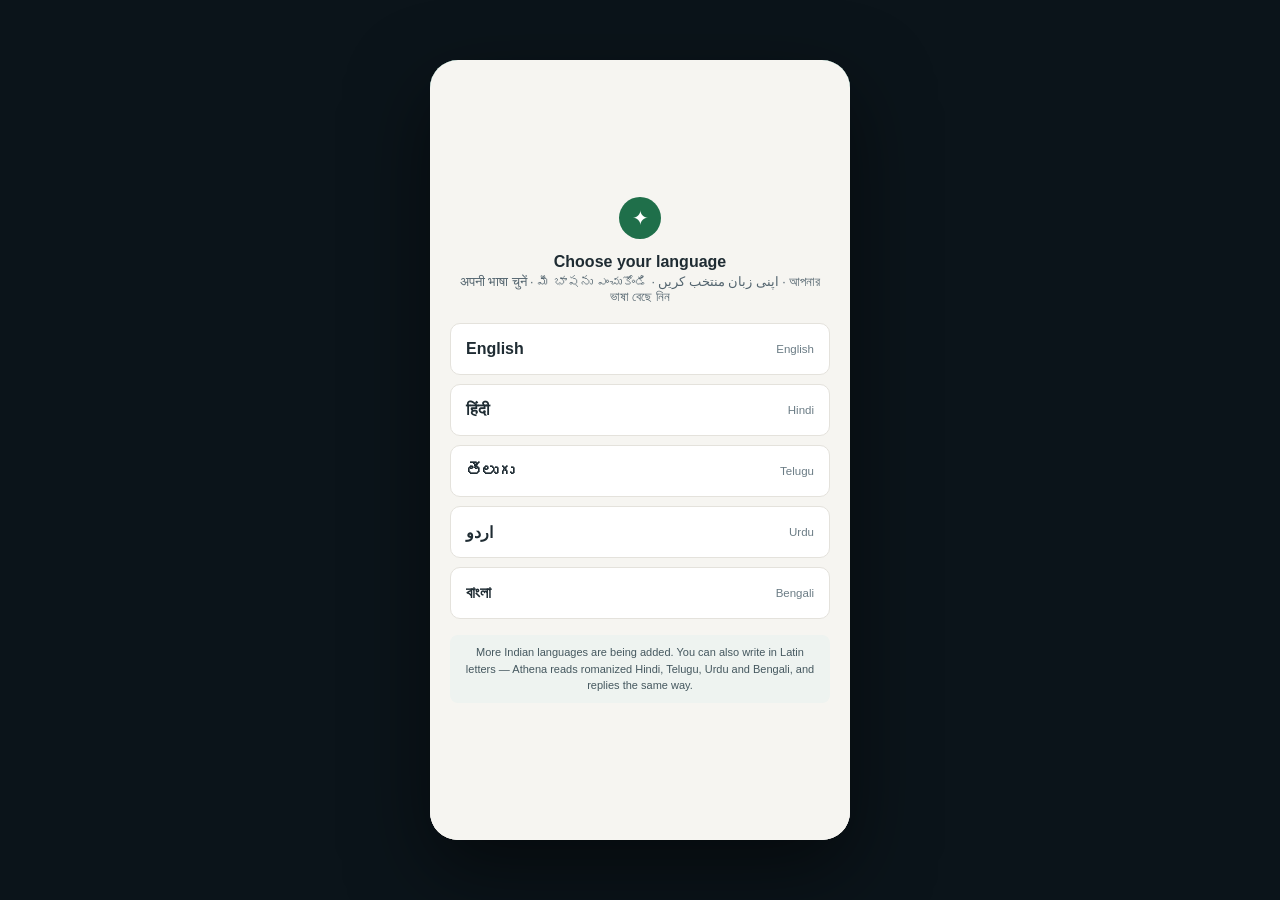
<file: web/index.html>
<!DOCTYPE html>
<html lang="en">
<head>
<meta charset="UTF-8" />
<meta name="viewport" content="width=device-width, initial-scale=1.0" />
<title>Athena — NHAA 14566 Intake Demo</title>

<!--
  ATHENA — WHATSAPP-STYLE DEMO CHANNEL
  ============================================================
  A concept demo, not a WhatsApp Business API integration. This page
  calls the exact same POST /report endpoint athena.js does (same
  {text, language} body, same response contract) -- no separate
  pipeline, no separate backend route. It exists to show "the same
  Athena brain works inside a familiar chat interface a rural/first-
  time user might already trust," nothing more. Deliberately not
  wired to real WhatsApp infrastructure (no Business API, no webhook,
  no phone number) -- out of scope for the time this project has.

  Standalone, no build step, same convention as athena.html/js/css --
  open this file directly in a browser (or serve it statically) with
  the FastAPI server running on localhost:8000. CORS on the backend
  is wide open (allow_origins=["*"]), same as the main app relies on.
-->

<style>
  * { box-sizing: border-box; margin: 0; padding: 0; }

  body {
    font-family: -apple-system, "Segoe UI", Helvetica, Arial, sans-serif;
    background: #0b141a;
    min-height: 100vh;
    display: flex;
    align-items: center;
    justify-content: center;
    padding: 24px;
  }

  /* Phone frame -- keeps the illusion contained to a device-shaped
     card instead of stretching WhatsApp's mobile UI across a full
     desktop viewport. */
  .phone {
    width: 420px;
    max-width: 100%;
    height: 780px;
    max-height: 92vh;
    background: #e5ddd5;
    border-radius: 28px;
    overflow: hidden;
    box-shadow: 0 30px 80px rgba(0, 0, 0, 0.5);
    display: flex;
    flex-direction: column;
    position: relative;
  }

  /* ================= HEADER ================= */

  .header {
    background: #075e54;
    color: #fff;
    padding: 14px 16px;
    display: flex;
    align-items: center;
    gap: 12px;
    flex-shrink: 0;
  }

  .header .back {
    font-size: 22px;
    opacity: 0.9;
  }

  .avatar {
    width: 38px;
    height: 38px;
    border-radius: 50%;
    background: #fff;
    color: #075e54;
    display: flex;
    align-items: center;
    justify-content: center;
    font-weight: 700;
    font-size: 16px;
    flex-shrink: 0;
  }

  .header-info { flex: 1; min-width: 0; }

  .header-name {
    font-size: 16px;
    font-weight: 600;
  }

  .header-status {
    font-size: 12.5px;
    opacity: 0.85;
    height: 16px;
  }

  .header-icons {
    display: flex;
    gap: 18px;
    font-size: 18px;
    opacity: 0.9;
  }

  /* ================= CHAT AREA ================= */

  .chat {
    flex: 1;
    overflow-y: auto;
    padding: 14px 10px;
    display: flex;
    flex-direction: column;
    gap: 2px;
    background-image:
      linear-gradient(rgba(229, 221, 213, 0.97), rgba(229, 221, 213, 0.97)),
      repeating-linear-gradient(45deg, #d9d0c4 0, #d9d0c4 1px, transparent 1px, transparent 16px);
  }

  .row {
    display: flex;
    margin: 5px 4px;
  }

  .row.out { justify-content: flex-end; }
  .row.in { justify-content: flex-start; }
  .row.sys { justify-content: center; margin: 10px 4px; }

  .bubble {
    max-width: 78%;
    padding: 7px 9px 8px 10px;
    font-size: 14px;
    line-height: 1.4;
    color: #111;
    position: relative;
    box-shadow: 0 1px 0.5px rgba(0, 0, 0, 0.13);
  }

  .bubble.out {
    background: #dcf8c6;
    border-radius: 8px 8px 0 8px;
  }

  .bubble.in {
    background: #ffffff;
    border-radius: 8px 8px 8px 0;
  }

  .bubble .text {
    white-space: pre-wrap;
    word-wrap: break-word;
  }

  .meta {
    display: flex;
    justify-content: flex-end;
    align-items: center;
    gap: 3px;
    margin-top: 2px;
    font-size: 10.5px;
    color: #667781;
  }

  .meta .tick { color: #53bdeb; font-size: 13px; }

  .sys-pill {
    background: #e1f2fb;
    color: #4a5b64;
    font-size: 11.5px;
    padding: 5px 10px;
    border-radius: 8px;
    text-align: center;
    max-width: 85%;
  }

  .tag {
    display: inline-block;
    margin-top: 6px;
    font-size: 10.5px;
    font-weight: 700;
    letter-spacing: 0.02em;
    padding: 2px 7px;
    border-radius: 4px;
  }

  .tag.Critical { background: #fde2e1; color: #c62828; }
  .tag.High     { background: #ffe8cc; color: #b5560c; }
  .tag.Moderate { background: #fff6cc; color: #8a6d00; }
  .tag.Low      { background: #dff5df; color: #2e7d32; }

  /* Deliberately NOT green. This badge means the system could not
     classify the report, which is a reason for a human to look -- not
     a reassurance. Colouring it like "Low" would tell a frightened
     person the opposite of what it means. */
  .tag.Uncertain { background: #e8eaf0; color: #43506b; }

  .voice-bubble {
    display: flex;
    align-items: center;
    gap: 8px;
  }

  .voice-bubble audio {
    height: 32px;
    width: 220px;
  }

  .voice-bubble .mic-badge {
    font-size: 15px;
    flex-shrink: 0;
  }

  .evidence-image {
    max-width: 220px;
    max-height: 220px;
    border-radius: 6px;
    display: block;
  }

  .typing-row { padding-left: 4px; }

  .typing-bubble {
    background: #fff;
    border-radius: 8px 8px 8px 0;
    padding: 10px 14px;
    display: inline-flex;
    gap: 4px;
    box-shadow: 0 1px 0.5px rgba(0, 0, 0, 0.13);
  }

  .typing-bubble span {
    width: 6px;
    height: 6px;
    border-radius: 50%;
    background: #9aa5aa;
    animation: bounce 1.2s infinite;
  }

  .typing-bubble span:nth-child(2) { animation-delay: 0.15s; }
  .typing-bubble span:nth-child(3) { animation-delay: 0.3s; }

  @keyframes bounce {
    0%, 60%, 100% { transform: translateY(0); opacity: 0.5; }
    30% { transform: translateY(-4px); opacity: 1; }
  }

  /* ================= COMPOSER ================= */

  .composer {
    flex-shrink: 0;
    background: #f0f0f0;
    padding: 8px 10px;
    display: flex;
    align-items: center;
    gap: 8px;
  }

  .composer .icon {
    font-size: 21px;
    color: #54656f;
    flex-shrink: 0;
    background: none;
    border: none;
    padding: 4px;
    min-width: 34px;
    min-height: 34px;
    cursor: pointer;
    line-height: 1;
  }

  .composer .icon:focus-visible {
    outline: 2px solid #075e54;
    outline-offset: 2px;
    border-radius: 8px;
  }

  /* Recording state: the mic turns into a stop control and the bar
     shows a live timer, so it's never ambiguous whether the mic is
     actually capturing -- the old button gave no feedback at all
     because it never recorded anything in the first place. */
  .composer .icon.recording {
    color: #d32f2f;
    animation: pulse-rec 1.2s ease-in-out infinite;
  }

  @keyframes pulse-rec {
    0%, 100% { opacity: 1; }
    50%      { opacity: .35; }
  }

  @media (prefers-reduced-motion: reduce) {
    .composer .icon.recording { animation: none; }
  }

  .rec-timer {
    flex-shrink: 0;
    color: #d32f2f;
    font-size: 12px;
    font-weight: 700;
    font-variant-numeric: tabular-nums;
  }

  .composer input {
    flex: 1;
    border: none;
    outline: none;
    background: #fff;
    border-radius: 22px;
    padding: 11px 16px;
    font-size: 14.5px;
    font-family: inherit;
  }

  .send-btn {
    width: 42px;
    height: 42px;
    border-radius: 50%;
    background: #075e54;
    color: #fff;
    border: none;
    font-size: 18px;
    display: flex;
    align-items: center;
    justify-content: center;
    flex-shrink: 0;
    cursor: pointer;
  }

  .send-btn:active { transform: scale(0.95); }

  .disclaimer {
    text-align: center;
    font-size: 10px;
    color: #6b7c85;
    padding: 4px 30px 2px;
    background: #e5ddd5;
  }

  /* Persistent demo bar. Previously the demo disclaimer was the first
     message in the chat, which meant it scrolled out of view the moment
     a conversation started -- exactly when a viewer most needs to know
     this is not a real service. */
  .demo-bar {
    display: flex;
    align-items: center;
    gap: 8px;
    padding: 6px 10px;
    background: #fff4d6;
    border-bottom: 1px solid #e8d9a8;
    font-size: 11px;
    line-height: 1.35;
    color: #6b5a1e;
  }
  .demo-bar .demo-text { flex: 1; min-width: 0; }
  .demo-link {
    flex-shrink: 0;
    background: #6b5a1e;
    color: #fff;
    border: none;
    border-radius: 6px;
    padding: 6px 9px;
    font-size: 11px;
    font-family: inherit;
    cursor: pointer;
    min-height: 32px;
  }
  .demo-link:focus-visible { outline: 2px solid #1f6f4a; outline-offset: 2px; }

  /* One escalation block instead of three overlapping ones. Order is
     deliberate: what happened, what it means, what to do now. */
  .escalation-card {
    max-width: 85%;
    background: #fff;
    border-left: 3px solid #c77d17;
    border-radius: 8px;
    padding: 9px 11px;
    font-size: 12px;
    line-height: 1.45;
    color: #3b4a52;
    box-shadow: 0 1px 1px rgba(0,0,0,0.08);
  }
  .escalation-card .esc-title {
    font-weight: 600;
    color: #8a5a0b;
    display: flex;
    align-items: center;
    gap: 6px;
    margin-bottom: 3px;
  }
  .escalation-card .esc-case {
    margin-top: 5px;
    font-size: 11px;
    color: #6b7c85;
  }
  .escalation-card .esc-monitor {
    margin-top: 6px;
    padding-top: 6px;
    border-top: 1px solid #ececec;
    font-size: 11px;
    color: #54656f;
  }

  /* Emergency numbers as real one-tap links. 112 is visually primary
     because in a crisis it is the only one that matters first. */
  .emergency {
    max-width: 85%;
    background: #fff;
    border-radius: 8px;
    padding: 9px 11px;
    box-shadow: 0 1px 1px rgba(0,0,0,0.08);
  }
  .emergency .em-title {
    font-size: 11px;
    font-weight: 600;
    color: #54656f;
    margin-bottom: 7px;
  }
  .em-primary {
    display: flex;
    align-items: center;
    justify-content: center;
    gap: 7px;
    min-height: 46px;
    background: #c62828;
    color: #fff;
    border-radius: 8px;
    font-size: 14px;
    font-weight: 600;
    text-decoration: none;
    margin-bottom: 7px;
  }
  .em-primary:focus-visible { outline: 3px solid #1f6f4a; outline-offset: 2px; }
  /* The helpline this project is for. Same weight as 112 but not
     the same colour -- one is an emergency, the other is support. */
  .em-helpline {
    background: #1f6f4a;
  }
  .em-hint {
    margin: 9px 0 0;
    font-size: 10.5px;
    line-height: 1.45;
    color: #6b7c85;
  }
  .em-list { display: flex; flex-wrap: wrap; gap: 6px; }
  .em-item {
    flex: 1 1 45%;
    min-height: 44px;
    display: flex;
    flex-direction: column;
    justify-content: center;
    padding: 5px 8px;
    background: #f2f5f6;
    border-radius: 7px;
    text-decoration: none;
    color: #1f2c33;
  }
  .em-item:focus-visible { outline: 2px solid #1f6f4a; outline-offset: 2px; }
  .em-item .em-label { font-size: 10.5px; color: #54656f; }
  .em-item .em-number { font-size: 14px; font-weight: 600; }

  /* Which language the reporter is writing in, next to where they
     type it rather than buried in the header. */
  .em-confirm {
    margin-top: 8px;
    padding: 9px;
    background: #fff6f6;
    border: 1px solid #f0c9c9;
    border-radius: 8px;
  }
  .em-confirm .em-confirm-q {
    font-size: 12.5px;
    font-weight: 600;
    color: #8c1f1f;
    margin-bottom: 8px;
  }
  .em-confirm-actions { display: flex; gap: 7px; }
  .em-confirm-actions > * {
    flex: 1;
    min-height: 44px;
    display: flex;
    align-items: center;
    justify-content: center;
    border-radius: 7px;
    font-size: 12.5px;
    font-family: inherit;
    font-weight: 600;
    text-decoration: none;
    border: none;
    cursor: pointer;
  }
  .em-confirm-yes { background: #c62828; color: #fff; }
  .em-confirm-no { background: #eceff1; color: #37474f; }
  .em-confirm-yes:focus-visible,
  .em-confirm-no:focus-visible { outline: 3px solid #1f6f4a; outline-offset: 2px; }

  /* First-run language chooser.
     Deliberately the first thing on screen rather than a setting
     someone has to find: a person who does not read English cannot be
     expected to locate an English-labelled dropdown in a header in
     order to discover the interface speaks their language. Shown once
     and remembered; the header selector remains for changing it. */
  .lang-gate {
    position: absolute;
    inset: 0;
    z-index: 20;
    display: flex;
    flex-direction: column;
    justify-content: center;
    padding: 22px 20px;
    background: #f6f5f1;
    overflow-y: auto;
  }
  .lang-gate-mark {
    width: 42px;
    height: 42px;
    border-radius: 50%;
    background: #1f6f4a;
    color: #fff;
    display: flex;
    align-items: center;
    justify-content: center;
    font-size: 20px;
    margin: 0 auto 14px;
  }
  .lang-gate h2 {
    margin: 0 0 3px;
    font-size: 16px;
    font-weight: 600;
    color: #1f2c33;
    text-align: center;
  }
  .lang-gate .lang-gate-sub {
    margin: 0 0 18px;
    font-size: 12.5px;
    color: #54656f;
    text-align: center;
  }
  .lang-gate-options {
    display: grid;
    gap: 9px;
  }
  .lang-option {
    display: flex;
    align-items: center;
    justify-content: space-between;
    gap: 10px;
    min-height: 52px;
    padding: 10px 15px;
    background: #fff;
    border: 1px solid #e4e2dc;
    border-radius: 10px;
    font-family: inherit;
    cursor: pointer;
    text-align: left;
  }
  .lang-option:hover { border-color: #1f6f4a; }
  .lang-option:focus-visible {
    outline: 3px solid #1f6f4a;
    outline-offset: 2px;
  }
  .lang-option .lang-native {
    font-size: 16px;
    font-weight: 600;
    color: #1f2c33;
  }
  .lang-option .lang-english {
    font-size: 11.5px;
    color: #6b7c85;
  }
  .lang-gate-more {
    margin: 16px 0 0;
    padding: 9px 12px;
    background: #eef3f0;
    border-radius: 8px;
    font-size: 11px;
    line-height: 1.5;
    color: #45585f;
    text-align: center;
  }

  .composer-lang {
    font-size: 10px;
    color: #6b7c85;
    text-align: center;
    padding: 2px 0 4px;
    background: #f0f2f5;
  }

  /* Persistent support strip. The header phone icon already opened the
     numbers, but an unlabelled icon is not something a frightened person
     can be expected to find. This says plainly that the chat is not an
     emergency service and puts the numbers one labelled tap away -- the
     same confirm-before-dialling block, never a bare tel: link. */
  .support-strip {
    display: flex;
    align-items: center;
    gap: 8px;
    padding: 5px 10px;
    background: #fff;
    border-bottom: 1px solid #ece6d6;
    font-size: 11px;
    line-height: 1.35;
    color: #6b2b2b;
  }
  .support-strip .support-text { flex: 1; min-width: 0; font-weight: 600; }
  .support-strip button {
    flex-shrink: 0;
    min-height: 32px;
    padding: 5px 10px;
    border: 1px solid #e3bcbc;
    border-radius: 6px;
    background: #fff6f6;
    color: #8c1f1f;
    font-family: inherit;
    font-size: 11px;
    font-weight: 600;
    cursor: pointer;
  }
  .support-strip button:focus-visible { outline: 2px solid #1f6f4a; outline-offset: 2px; }

  .header-name,
  .header-status {
    white-space: nowrap;
    overflow: hidden;
    text-overflow: ellipsis;
  }

  #langToggle:focus-visible,
  #headerCallButton:focus-visible,
  .send-btn:focus-visible {
    outline: 2px solid #fff;
    outline-offset: 2px;
  }
  .send-btn:focus-visible { outline-color: #075e54; }

  /* Logical corners, so the bubble's tail follows the text direction:
     in Urdu the outgoing bubble sits on the left and its flat corner
     has to be on the left too. */
  .bubble.out { border-radius: 8px; border-end-end-radius: 0; }
  .bubble.in  { border-radius: 8px; border-end-start-radius: 0; }

  /* Without min-width:0 the text field refuses to shrink below its
     intrinsic width and pushes the send button off a 360px screen. */
  .composer input { min-width: 0; }

  .retry-btn {
    margin-top: 7px;
    min-height: 36px;
    padding: 6px 12px;
    border: 1px solid #075e54;
    border-radius: 7px;
    background: #fff;
    color: #075e54;
    font-family: inherit;
    font-size: 12.5px;
    font-weight: 600;
    cursor: pointer;
  }
  .retry-btn:focus-visible { outline: 2px solid #075e54; outline-offset: 2px; }

  /* On a real phone the device frame is the screen itself: drop the
     frame, the gutter and the rounded corners instead of shrinking a
     picture of a phone inside a phone. */
  @media (max-width: 480px) {
    body { padding: 0; align-items: stretch; }
    .phone {
      width: 100%;
      height: 100vh;
      height: 100dvh;
      max-height: none;
      border-radius: 0;
    }
    .header { padding: 10px 10px; gap: 9px; }
    .header-icons { gap: 6px; }
    .composer { padding: 8px 6px; gap: 3px; }
    .composer .icon { min-width: 36px; padding: 2px; font-size: 19px; }
    .composer input { padding: 10px 12px; }
  }
</style>
</head>
<body>

<div class="phone">

  <div class="header">
    <span class="back">‹</span>
    <div class="avatar">✦</div>
    <div class="header-info">
      <div class="header-name">Athena Helpline</div>
      <div class="header-status" id="headerStatus">online</div>
    </div>
    <div class="header-icons">
      <select
        id="langToggle"
        aria-label="Interface language"
        style="font-size:13px;border:none;border-radius:6px;background:rgba(255,255,255,0.15);color:#fff;padding:4px;min-height:32px;"
      >
        <option value="en">English</option>
        <option value="hi">हिंदी</option>
        <option value="te">తెలుగు</option>
        <option value="ur">اردو</option>
        <option value="bn">বাংলা</option>
      </select>

      <!-- The video icon was a bare <span> with no handler: a dead
           control on a crisis screen, which someone in danger will tap
           and get silence from. Removed. The phone icon now opens the
           real emergency numbers from /call-options instead of doing
           nothing. -->
      <button
        type="button"
        id="headerCallButton"
        onclick="showEmergencyNumbers()"
        aria-label="Show emergency phone numbers"
        style="background:none;border:none;color:#fff;font-size:17px;cursor:pointer;min-width:32px;min-height:32px;"
      >📞</button>
    </div>
  </div>

  <div class="lang-gate" id="langGate" role="dialog" aria-modal="true" aria-labelledby="langGateTitle">

    <div class="lang-gate-mark" aria-hidden="true">✦</div>

    <h2 id="langGateTitle">Choose your language</h2>
    <p class="lang-gate-sub">अपनी भाषा चुनें · మీ భాషను ఎంచుకోండి · اپنی زبان منتخب کریں · আপনার ভাষা বেছে নিন</p>

    <div class="lang-gate-options">
      <button type="button" class="lang-option" onclick="chooseLanguage('en')">
        <span class="lang-native">English</span><span class="lang-english">English</span>
      </button>
      <button type="button" class="lang-option" onclick="chooseLanguage('hi')">
        <span class="lang-native">हिंदी</span><span class="lang-english">Hindi</span>
      </button>
      <button type="button" class="lang-option" onclick="chooseLanguage('te')">
        <span class="lang-native">తెలుగు</span><span class="lang-english">Telugu</span>
      </button>
      <button type="button" class="lang-option" onclick="chooseLanguage('ur')">
        <span class="lang-native">اردو</span><span class="lang-english">Urdu</span>
      </button>
      <button type="button" class="lang-option" onclick="chooseLanguage('bn')">
        <span class="lang-native">বাংলা</span><span class="lang-english">Bengali</span>
      </button>
    </div>

    <p class="lang-gate-more">
      More Indian languages are being added. You can also write in Latin
      letters — Athena reads romanized Hindi, Telugu, Urdu and Bengali,
      and replies the same way.
    </p>

  </div>

  <div class="demo-bar">
    <span aria-hidden="true">🔒</span>
    <span class="demo-text" id="demoBarText"></span>
    <button
      type="button"
      class="demo-link"
      id="counsellorViewButton"
      onclick="window.location.href='/dashboard.html'"
    ></button>
  </div>

  <div class="support-strip">
    <span aria-hidden="true">&#9888;</span>
    <span class="support-text" id="supportStripText"></span>
    <button type="button" id="supportStripButton" onclick="showEmergencyNumbers()"></button>
  </div>

  <div class="chat" id="chat">
    <div class="row in greeting-row">
      <div class="bubble"></div>
    </div>
  </div>

  <div class="disclaimer" id="disclaimer" style="display:none;"></div>

  <div class="composer-lang" id="composerLang"></div>

  <div class="composer">

    <button
      class="icon"
      type="button"
      id="sampleVoiceButton"
      onclick="sendVoiceNote()"
      title="Play the pre-recorded Hindi sample (works without a mic)"
      aria-label="Send the pre-recorded Hindi sample voice note"
    >🗂</button>

    <button
      class="icon"
      type="button"
      id="attachButton"
      onclick="document.getElementById('imageInput').click()"
      title="Attach a photo as evidence"
      aria-label="Attach a photo as evidence"
    >📎</button>

    <input
      id="imageInput"
      type="file"
      accept="image/*"
      style="display:none;"
      onchange="sendImageEvidence(this.files[0]); this.value='';"
    />

    <button
      class="icon"
      type="button"
      id="recBtn"
      onclick="toggleRecording()"
      title="Record a voice note"
      aria-label="Record a voice note"
    >🎤</button>

    <span id="recTimer" class="rec-timer" hidden aria-hidden="true"></span>

    <input
      id="msgInput"
      type="text"
      placeholder="Type a message"
      aria-label="Type a message"
      onkeydown="if(event.key==='Enter') sendMessage();"
    />

    <button class="send-btn" onclick="sendMessage()" id="sendBtn" aria-label="Send message">➤</button>

  </div>

</div>

<script>

  // Same endpoint, same request shape as athena.js's submitReport() --
  // this is deliberately not a separate integration.
  const REPORT_ENDPOINT = "/report";

  // The most recent submission, kept so a failed send can be retried
  // with one tap instead of asking someone to record or type it again.
  let lastAttempt = null;

  const chat = document.getElementById("chat");
  const input = document.getElementById("msgInput");
  const headerStatus = document.getElementById("headerStatus");

  // Small, self-contained translation table for this page only --
  // deliberately not pulling in i18n.js (dashboard.html's shared
  // translation layer), matching this file's own "standalone, no
  // build step" design intent noted above. Same three UI languages as
  // the dashboard for now; extending this to a new language later is
  // just one more object below.
  const UI_STRINGS = {
    en: {
      headerName: "Athena Helpline",
      online: "online",
      typing: "typing…",
      disclaimer: "🔒 This is a concept demo. Messages are sent to Athena's safety pipeline — the same one the main app uses — not a real WhatsApp number.",
      placeholder: "Type a message",
      greeting: "Tell me what happened. You can type it, send a voice note, or send a photo — share only what feels safe. Your name, phone number and exact location are not needed.",
      dialHint: "Tapping a number opens your phone's dialler. Nothing is dialled until you confirm.",
      callHelpline: "Call 14566 · Helpline",
      confirmCallTitle: "Call {label} on {phone}?",
      confirmCallNow: "Yes, call now",
      confirmCallCancel: "Cancel",
      statusLine: "Automated · replies in seconds",
      demoBar: "Concept demo — real safety pipeline, not a real WhatsApp number.",
      counsellorView: "Counsellor view",
      tagUncertain: "Type unclear — a counsellor will confirm",
      tagRiskLow: "Low risk",
      tagRiskModerate: "Moderate risk",
      tagRiskHigh: "High risk",
      tagRiskCritical: "Critical risk",
      uncertainTitle: "Sent for human review",
      uncertainBody: "The type of incident wasn't clear enough to classify, so a counsellor will read this.",
      escalatedTitle: "Flagged for a counsellor",
      escalatedBody: "This was assessed as needing urgent human attention.",
      caseLogged: "Case #{id} logged",
      noMonitor: "Nobody is monitoring this demo right now. If you need help today, call 14566 — or 112 if you are in danger.",
      emergencyTitle: "If you need help now",
      callEmergency: "Call 112 · Emergency",
      writingIn: "Writing in English",
      notEmergency: "Not an emergency service",
      stripNumbers: "Emergency numbers",
      headerCallLabel: "Show emergency phone numbers",
      languageLabel: "Interface language",
      sampleVoice: "Send the pre-recorded Hindi sample voice note",
      attachPhoto: "Attach a photo as evidence",
      recordVoice: "Record a voice note",
      stopRecording: "Stop recording and send",
      sendMessage: "Send message",
      counsellorViewHint: "Staff only — needs an access key",
      errNetwork: "I couldn't reach the Athena backend. It may be waking up — wait a few seconds and try again.",
      errServer: "The Athena backend returned an error ({status}). Try again in a moment.",
      errNoRecorder: "This browser can't record audio. You can type instead, or use the sample voice note button.",
      errMic: "I couldn't access the microphone. Check this site's microphone permission, or type your message instead.",
      errEmptyRecording: "That recording came out empty — please try again.",
      noResponse: "(no response)",
      evidenceAlt: "Evidence photo",
      retry: "Try again",
    },
    hi: {
      headerName: "एथेना हेल्पलाइन",
      online: "ऑनलाइन",
      typing: "टाइप कर रहे हैं…",
      disclaimer: "🔒 यह एक कॉन्सेप्ट डेमो है। संदेश एथेना की सुरक्षा प्रणाली को भेजे जाते हैं — वही जो मुख्य ऐप उपयोग करता है — यह असली व्हाट्सऐप नंबर नहीं है।",
      placeholder: "संदेश टाइप करें",
      greeting: "बताइए क्या हुआ। आप टाइप कर सकते हैं, वॉइस नोट या फ़ोटो भेज सकते हैं — जितना बताना सुरक्षित लगे, उतना ही बताइए। आपका नाम, फ़ोन नंबर या सटीक स्थान ज़रूरी नहीं है।",
      dialHint: "किसी नंबर को दबाने पर आपका फ़ोन डायलर खुलेगा। पुष्टि करने तक कोई कॉल नहीं लगेगी।",
      callHelpline: "14566 पर कॉल करें · हेल्पलाइन",
      confirmCallTitle: "{label} को {phone} पर कॉल करें?",
      confirmCallNow: "हाँ, अभी कॉल करें",
      confirmCallCancel: "रद्द करें",
      statusLine: "स्वचालित · कुछ ही सेकंड में उत्तर",
      demoBar: "कॉन्सेप्ट डेमो — असली सुरक्षा प्रणाली, पर असली व्हाट्सऐप नंबर नहीं।",
      counsellorView: "काउंसलर व्यू",
      tagUncertain: "प्रकार स्पष्ट नहीं — काउंसलर पुष्टि करेंगे",
      tagRiskLow: "कम जोखिम",
      tagRiskModerate: "मध्यम जोखिम",
      tagRiskHigh: "उच्च जोखिम",
      tagRiskCritical: "गंभीर जोखिम",
      uncertainTitle: "मानवीय समीक्षा के लिए भेजा गया",
      uncertainBody: "घटना का प्रकार पूरी तरह स्पष्ट नहीं था, इसलिए एक काउंसलर इसे पढ़ेंगे।",
      escalatedTitle: "काउंसलर के लिए चिह्नित",
      escalatedBody: "इसे तत्काल मानवीय ध्यान की आवश्यकता के रूप में आँका गया है।",
      caseLogged: "केस #{id} दर्ज",
      noMonitor: "अभी इस डेमो को कोई नहीं देख रहा है। आज मदद चाहिए तो 14566 पर कॉल करें — या खतरे में हों तो 112।",
      emergencyTitle: "अगर अभी मदद चाहिए",
      callEmergency: "112 पर कॉल करें · आपातकाल",
      writingIn: "हिंदी में लिख रहे हैं",
      notEmergency: "यह आपातकालीन सेवा नहीं है",
      stripNumbers: "आपातकालीन नंबर",
      headerCallLabel: "आपातकालीन फ़ोन नंबर दिखाएँ",
      languageLabel: "इंटरफ़ेस की भाषा",
      sampleVoice: "पहले से रिकॉर्ड किया हिंदी वॉइस नोट भेजें",
      attachPhoto: "सबूत के रूप में फ़ोटो जोड़ें",
      recordVoice: "वॉइस नोट रिकॉर्ड करें",
      stopRecording: "रिकॉर्डिंग रोकें और भेजें",
      sendMessage: "संदेश भेजें",
      counsellorViewHint: "केवल स्टाफ़ के लिए — एक्सेस की ज़रूरी है",
      errNetwork: "एथेना सर्वर तक नहीं पहुँच सका। हो सकता है यह शुरू हो रहा हो — कुछ सेकंड रुककर फिर कोशिश करें।",
      errServer: "एथेना सर्वर ने त्रुटि लौटाई ({status})। थोड़ी देर में फिर कोशिश करें।",
      errNoRecorder: "यह ब्राउज़र ऑडियो रिकॉर्ड नहीं कर सकता। आप टाइप कर सकते हैं, या सैंपल वॉइस नोट बटन इस्तेमाल करें।",
      errMic: "माइक्रोफ़ोन तक पहुँच नहीं मिली। इस साइट की माइक अनुमति जाँचें, या अपना संदेश टाइप करें।",
      errEmptyRecording: "रिकॉर्डिंग खाली रही — कृपया फिर से कोशिश करें।",
      noResponse: "(कोई उत्तर नहीं)",
      evidenceAlt: "सबूत की फ़ोटो",
      retry: "फिर से कोशिश करें",
    },
    te: {
      headerName: "ఎథీనా హెల్ప్‌లైన్",
      online: "ఆన్‌లైన్",
      typing: "టైప్ చేస్తున్నారు…",
      disclaimer: "🔒 ఇది ఒక కాన్సెప్ట్ డెమో. సందేశాలు ఎథీనా భద్రతా వ్యవస్థకు పంపబడతాయి — ప్రధాన యాప్ ఉపయోగించే అదే వ్యవస్థ — ఇది నిజమైన WhatsApp నంబర్ కాదు.",
      placeholder: "సందేశం టైప్ చేయండి",
      greeting: "ఏం జరిగిందో చెప్పండి. మీరు టైప్ చేయవచ్చు, వాయిస్ నోట్ లేదా ఫోటో పంపవచ్చు — సురక్షితం అనిపించినంత మాత్రమే చెప్పండి. మీ పేరు, ఫోన్ నంబర్ లేదా ఖచ్చితమైన స్థానం అవసరం లేదు.",
      dialHint: "నంబర్‌ను నొక్కితే మీ ఫోన్ డయలర్ తెరుచుకుంటుంది. మీరు నిర్ధారించే వరకు కాల్ వెళ్ళదు.",
      callHelpline: "14566కు కాల్ చేయండి · హెల్ప్‌లైన్",
      confirmCallTitle: "{label}కు {phone} నంబర్‌లో కాల్ చేయాలా?",
      confirmCallNow: "అవును, ఇప్పుడే కాల్ చేయండి",
      confirmCallCancel: "రద్దు చేయండి",
      statusLine: "స్వయంచాలకం · సెకన్లలో సమాధానం",
      demoBar: "కాన్సెప్ట్ డెమో — నిజమైన భద్రతా వ్యవస్థ, కానీ నిజమైన WhatsApp నంబర్ కాదు.",
      counsellorView: "కౌన్సెలర్ వ్యూ",
      tagUncertain: "రకం స్పష్టంగా లేదు — కౌన్సెలర్ నిర్ధారిస్తారు",
      tagRiskLow: "తక్కువ ప్రమాదం",
      tagRiskModerate: "మధ్యస్థ ప్రమాదం",
      tagRiskHigh: "అధిక ప్రమాదం",
      tagRiskCritical: "తీవ్ర ప్రమాదం",
      uncertainTitle: "మానవ సమీక్షకు పంపబడింది",
      uncertainBody: "సంఘటన రకం స్పష్టంగా తెలియలేదు, కాబట్టి ఒక కౌన్సెలర్ చదువుతారు.",
      escalatedTitle: "కౌన్సెలర్ కోసం గుర్తించబడింది",
      escalatedBody: "దీనికి తక్షణ మానవ శ్రద్ధ అవసరమని అంచనా వేయబడింది.",
      caseLogged: "కేసు #{id} నమోదైంది",
      noMonitor: "ప్రస్తుతం ఈ డెమోను ఎవరూ పర్యవేక్షించడం లేదు. ఈ రోజు సహాయం కావాలంటే 14566కు కాల్ చేయండి — ప్రమాదంలో ఉంటే 112.",
      emergencyTitle: "ఇప్పుడే సహాయం కావాలంటే",
      callEmergency: "112కు కాల్ చేయండి · అత్యవసరం",
      writingIn: "తెలుగులో రాస్తున్నారు",
      notEmergency: "ఇది అత్యవసర సేవ కాదు",
      stripNumbers: "అత్యవసర నంబర్లు",
      headerCallLabel: "అత్యవసర ఫోన్ నంబర్లు చూపించండి",
      languageLabel: "ఇంటర్‌ఫేస్ భాష",
      sampleVoice: "ముందే రికార్డ్ చేసిన హిందీ వాయిస్ నోట్ పంపండి",
      attachPhoto: "సాక్ష్యంగా ఫోటో జోడించండి",
      recordVoice: "వాయిస్ నోట్ రికార్డ్ చేయండి",
      stopRecording: "రికార్డింగ్ ఆపి పంపండి",
      sendMessage: "సందేశం పంపండి",
      counsellorViewHint: "సిబ్బందికి మాత్రమే — యాక్సెస్ కీ అవసరం",
      errNetwork: "ఎథీనా సర్వర్‌ను చేరుకోలేకపోయాను. అది ప్రారంభమవుతూ ఉండవచ్చు — కొన్ని సెకన్లు ఆగి మళ్ళీ ప్రయత్నించండి.",
      errServer: "ఎథీనా సర్వర్ లోపం చూపింది ({status}). కొద్దిసేపట్లో మళ్ళీ ప్రయత్నించండి.",
      errNoRecorder: "ఈ బ్రౌజర్ ఆడియో రికార్డ్ చేయలేదు. మీరు టైప్ చేయవచ్చు, లేదా నమూనా వాయిస్ నోట్ బటన్ ఉపయోగించండి.",
      errMic: "మైక్రోఫోన్‌ను ఉపయోగించలేకపోయాను. ఈ సైట్ మైక్ అనుమతిని తనిఖీ చేయండి, లేదా మీ సందేశం టైప్ చేయండి.",
      errEmptyRecording: "రికార్డింగ్ ఖాళీగా వచ్చింది — దయచేసి మళ్ళీ ప్రయత్నించండి.",
      noResponse: "(సమాధానం లేదు)",
      evidenceAlt: "సాక్ష్యం ఫోటో",
      retry: "మళ్ళీ ప్రయత్నించండి",
    },
    ur: {
      headerName: "ایتھینا ہیلپ لائن",
      online: "آن لائن",
      typing: "ٹائپ کر رہے ہیں…",
      disclaimer: "🔒 یہ ایک تصوراتی ڈیمو ہے۔ پیغامات ایتھینا کے حفاظتی نظام کو بھیجے جاتے ہیں — وہی جو مرکزی ایپ استعمال کرتی ہے — یہ حقیقی واٹس ایپ نمبر نہیں ہے۔",
      placeholder: "پیغام ٹائپ کریں",
      greeting: "بتائیے کیا ہوا۔ آپ ٹائپ کر سکتے ہیں، وائس نوٹ یا تصویر بھیج سکتے ہیں — جتنا بتانا محفوظ لگے، اتنا ہی بتائیں۔ آپ کا نام، فون نمبر یا درست مقام ضروری نہیں۔",
      dialHint: "کسی نمبر کو دبانے پر آپ کا فون ڈائلر کھلے گا۔ تصدیق تک کوئی کال نہیں لگے گی۔",
      callHelpline: "14566 پر کال کریں · ہیلپ لائن",
      confirmCallTitle: "{label} کو {phone} پر کال کریں؟",
      confirmCallNow: "ہاں، ابھی کال کریں",
      confirmCallCancel: "منسوخ کریں",
      statusLine: "خودکار · چند سیکنڈ میں جواب",
      demoBar: "تصوراتی ڈیمو — اصل حفاظتی نظام، مگر اصل واٹس ایپ نمبر نہیں۔",
      counsellorView: "کونسلر ویو",
      tagUncertain: "نوعیت واضح نہیں — کونسلر تصدیق کریں گے",
      tagRiskLow: "کم خطرہ",
      tagRiskModerate: "درمیانہ خطرہ",
      tagRiskHigh: "زیادہ خطرہ",
      tagRiskCritical: "شدید خطرہ",
      uncertainTitle: "انسانی جائزے کے لیے بھیجا گیا",
      uncertainBody: "واقعے کی نوعیت پوری طرح واضح نہیں تھی، اس لیے ایک کونسلر اسے پڑھے گا۔",
      escalatedTitle: "کونسلر کے لیے نشان زد",
      escalatedBody: "اسے فوری انسانی توجہ کی ضرورت کے طور پر جانچا گیا ہے۔",
      caseLogged: "کیس #{id} درج",
      noMonitor: "ابھی اس ڈیمو کو کوئی نہیں دیکھ رہا۔ آج مدد چاہیے تو 14566 پر کال کریں — یا خطرے میں ہوں تو 112۔",
      emergencyTitle: "اگر ابھی مدد چاہیے",
      callEmergency: "112 پر کال کریں · ہنگامی",
      writingIn: "اردو میں لکھ رہے ہیں",
      notEmergency: "یہ ہنگامی خدمت نہیں ہے",
      stripNumbers: "ہنگامی نمبر",
      headerCallLabel: "ہنگامی فون نمبر دکھائیں",
      languageLabel: "انٹرفیس کی زبان",
      sampleVoice: "پہلے سے ریکارڈ شدہ ہندی وائس نوٹ بھیجیں",
      attachPhoto: "ثبوت کے طور پر تصویر شامل کریں",
      recordVoice: "وائس نوٹ ریکارڈ کریں",
      stopRecording: "ریکارڈنگ روکیں اور بھیجیں",
      sendMessage: "پیغام بھیجیں",
      counsellorViewHint: "صرف عملے کے لیے — رسائی کی کلید ضروری ہے",
      errNetwork: "ایتھینا سرور تک رسائی نہیں ہو سکی۔ ممکن ہے یہ شروع ہو رہا ہو — چند سیکنڈ رک کر دوبارہ کوشش کریں۔",
      errServer: "ایتھینا سرور نے خرابی بتائی ({status})۔ تھوڑی دیر میں دوبارہ کوشش کریں۔",
      errNoRecorder: "یہ براؤزر آڈیو ریکارڈ نہیں کر سکتا۔ آپ ٹائپ کر سکتے ہیں، یا نمونہ وائس نوٹ کا بٹن استعمال کریں۔",
      errMic: "مائیکروفون تک رسائی نہیں ملی۔ اس سائٹ کی مائیک اجازت چیک کریں، یا اپنا پیغام ٹائپ کریں۔",
      errEmptyRecording: "ریکارڈنگ خالی رہی — براہ کرم دوبارہ کوشش کریں۔",
      noResponse: "(کوئی جواب نہیں)",
      evidenceAlt: "ثبوت کی تصویر",
      retry: "دوبارہ کوشش کریں",
    },
    bn: {
      headerName: "এথীনা হেল্পলাইন",
      online: "অনলাইন",
      typing: "টাইপ করছে…",
      disclaimer: "🔒 এটি একটি ধারণাগত ডেমো। বার্তাগুলি এথীনার নিরাপত্তা ব্যবস্থায় পাঠানো হয় — মূল অ্যাপ যা ব্যবহার করে সেটিই — এটি প্রকৃত হোয়াটসঅ্যাপ নম্বর নয়।",
      placeholder: "বার্তা লিখুন",
      greeting: "কী হয়েছে বলুন। আপনি লিখতে পারেন, ভয়েস নোট বা ছবি পাঠাতে পারেন — যতটা নিরাপদ মনে হয় ততটাই বলুন। আপনার নাম, ফোন নম্বর বা সঠিক অবস্থান লাগবে না।",
      dialHint: "নম্বরে চাপ দিলে আপনার ফোনের ডায়ালার খুলবে। নিশ্চিত না করা পর্যন্ত কল যাবে না।",
      callHelpline: "14566-এ কল করুন · হেল্পলাইন",
      confirmCallTitle: "{label}-কে {phone} নম্বরে কল করবেন?",
      confirmCallNow: "হ্যাঁ, এখনই কল করুন",
      confirmCallCancel: "বাতিল করুন",
      statusLine: "স্বয়ংক্রিয় · কয়েক সেকেন্ডে উত্তর",
      demoBar: "ধারণাগত ডেমো — প্রকৃত নিরাপত্তা ব্যবস্থা, তবে আসল হোয়াটসঅ্যাপ নম্বর নয়।",
      counsellorView: "কাউন্সেলর ভিউ",
      tagUncertain: "ধরন স্পষ্ট নয় — কাউন্সেলর নিশ্চিত করবেন",
      tagRiskLow: "কম ঝুঁকি",
      tagRiskModerate: "মাঝারি ঝুঁকি",
      tagRiskHigh: "উচ্চ ঝুঁকি",
      tagRiskCritical: "গুরুতর ঝুঁকি",
      uncertainTitle: "মানব পর্যালোচনার জন্য পাঠানো হয়েছে",
      uncertainBody: "ঘটনার ধরন যথেষ্ট স্পষ্ট ছিল না, তাই একজন কাউন্সেলর এটি পড়বেন।",
      escalatedTitle: "কাউন্সেলরের জন্য চিহ্নিত",
      escalatedBody: "এটির জরুরি মানবিক মনোযোগ প্রয়োজন বলে মূল্যায়ন করা হয়েছে।",
      caseLogged: "কেস #{id} নথিভুক্ত",
      noMonitor: "এই মুহূর্তে কেউ এই ডেমো পর্যবেক্ষণ করছে না। আজ সাহায্য দরকার হলে 14566-এ কল করুন — বিপদে থাকলে 112।",
      emergencyTitle: "এখনই সাহায্য দরকার হলে",
      callEmergency: "112-এ কল করুন · জরুরি",
      writingIn: "বাংলায় লিখছেন",
      notEmergency: "এটি জরুরি পরিষেবা নয়",
      stripNumbers: "জরুরি নম্বর",
      headerCallLabel: "জরুরি ফোন নম্বর দেখান",
      languageLabel: "ইন্টারফেসের ভাষা",
      sampleVoice: "আগে থেকে রেকর্ড করা হিন্দি ভয়েস নোট পাঠান",
      attachPhoto: "প্রমাণ হিসেবে ছবি যুক্ত করুন",
      recordVoice: "ভয়েস নোট রেকর্ড করুন",
      stopRecording: "রেকর্ডিং থামিয়ে পাঠান",
      sendMessage: "বার্তা পাঠান",
      counsellorViewHint: "শুধু কর্মীদের জন্য — অ্যাক্সেস কী লাগবে",
      errNetwork: "এথীনা সার্ভারে পৌঁছানো যায়নি। এটি হয়তো চালু হচ্ছে — কয়েক সেকেন্ড অপেক্ষা করে আবার চেষ্টা করুন।",
      errServer: "এথীনা সার্ভার একটি ত্রুটি দেখিয়েছে ({status})। একটু পরে আবার চেষ্টা করুন।",
      errNoRecorder: "এই ব্রাউজার অডিও রেকর্ড করতে পারে না। আপনি লিখতে পারেন, বা নমুনা ভয়েস নোট বোতাম ব্যবহার করুন।",
      errMic: "মাইক্রোফোন ব্যবহার করা যায়নি। এই সাইটের মাইক অনুমতি পরীক্ষা করুন, বা আপনার বার্তা লিখুন।",
      errEmptyRecording: "রেকর্ডিং খালি এসেছে — অনুগ্রহ করে আবার চেষ্টা করুন।",
      noResponse: "(কোনো উত্তর নেই)",
      evidenceAlt: "প্রমাণের ছবি",
      retry: "আবার চেষ্টা করুন",
    },
  };

  const langToggle = document.getElementById("langToggle");
  const demoBarText = document.getElementById("demoBarText");
  const counsellorViewButton = document.getElementById("counsellorViewButton");
  const composerLang = document.getElementById("composerLang");

  let currentUiLang = "en";

  function applyUiLanguage(lang) {
    currentUiLang = UI_STRINGS[lang] ? lang : "en";
    const strings = UI_STRINGS[currentUiLang];
    document.querySelector(".header-name").textContent = strings.headerName;
    headerStatus.textContent =
      headerStatus.dataset.state === "typing" ? strings.typing : strings.statusLine;
    demoBarText.textContent = strings.demoBar;
    counsellorViewButton.textContent = strings.counsellorView;
    counsellorViewButton.setAttribute("aria-label", strings.counsellorView);
    composerLang.textContent = strings.writingIn;
    document.getElementById("supportStripText").textContent = strings.notEmergency;
    document.getElementById("supportStripButton").textContent = strings.stripNumbers;
    counsellorViewButton.title = strings.counsellorViewHint;

    // Icon-only controls. Their English aria-labels in the markup are
    // only a fallback for a page whose script never ran.
    setControlLabel("headerCallButton", strings.headerCallLabel);
    setControlLabel("sampleVoiceButton", strings.sampleVoice);
    setControlLabel("attachButton", strings.attachPhoto);
    setControlLabel("sendBtn", strings.sendMessage);
    setControlLabel(
      "recBtn",
      document.getElementById("recBtn").classList.contains("recording")
        ? strings.stopRecording
        : strings.recordVoice
    );
    langToggle.setAttribute("aria-label", strings.languageLabel);
    input.setAttribute("aria-label", strings.placeholder);
    input.placeholder = strings.placeholder;

    // The opening message. Moving the demo disclaimer out of the chat
    // and into a persistent bar left the conversation starting on an
    // empty panel -- correct about where the disclaimer belongs, wrong
    // about what someone sees when they arrive. Rendered here rather
    // than in the markup so it follows a language change, and only
    // while it is still the only thing on screen, so switching
    // language mid-conversation never rewrites history.
    const greetingRow = chat.querySelector(".greeting-row");

    if (greetingRow && chat.children.length === 1) {
        greetingRow.querySelector(".bubble").textContent = strings.greeting;
    }

    // Urdu is right-to-left. Without this the composer, the demo bar
    // and every system message read in the wrong direction.
    document.documentElement.lang = currentUiLang;
    document.documentElement.dir = currentUiLang === "ur" ? "rtl" : "ltr";
    try {
      localStorage.setItem("athena_ui_lang", currentUiLang);
    } catch (error) {
      // localStorage unavailable -- language still applies this load.
    }
  }

  function setControlLabel(id, label) {
    const control = document.getElementById(id);
    if (!control) return;
    control.setAttribute("aria-label", label);
    control.title = label;
  }

  // Shown once per visit. Deliberately sessionStorage and not
  // localStorage: a person filing a second report weeks later may well
  // want a different language, and a device-permanent flag meant the
  // chooser could never be seen again on the machine that demonstrates
  // it. A fresh tab always shows it; a reload inside the same visit
  // does not re-ask.
  function chooseLanguage(lang) {
    const gate = document.getElementById("langGate");
    if (gate) gate.remove();
    if (langToggle) langToggle.value = UI_STRINGS[lang] ? lang : "en";
    applyUiLanguage(lang);
    try {
      sessionStorage.setItem("athena_lang_chosen", "1");
    } catch (error) {
      // storage unavailable -- the gate simply shows again next load,
      // which is the harmless direction to fail in.
    }
    input?.focus();
  }

  (function hideGateIfAlreadyChosen() {
    let chosen = null;
    try {
      chosen = sessionStorage.getItem("athena_lang_chosen");
    } catch (error) {
      // treat as not chosen
    }
    if (chosen) {
      document.getElementById("langGate")?.remove();
    }
  })();

  if (langToggle) {
    let initialLang = "en";
    try {
      initialLang = localStorage.getItem("athena_ui_lang") || "en";
    } catch (error) {
      // default to English
    }
    langToggle.value = UI_STRINGS[initialLang] ? initialLang : "en";
    applyUiLanguage(langToggle.value);
    langToggle.addEventListener("change", () => applyUiLanguage(langToggle.value));
  }

  function escapeHTML(str) {
    const div = document.createElement("div");
    div.textContent = str;
    return div.innerHTML;
  }

  function nowTime() {
    return new Date().toLocaleTimeString([], { hour: "2-digit", minute: "2-digit" });
  }

  function scrollChat() {
    chat.scrollTop = chat.scrollHeight;
  }

  function addOutgoing(text) {
    const row = document.createElement("div");
    row.className = "row out";
    row.innerHTML = `
      <div class="bubble out">
        <div class="text">${escapeHTML(text)}</div>
        <div class="meta">${nowTime()} <span class="tick">✓✓</span></div>
      </div>
    `;
    chat.appendChild(row);
    scrollChat();
  }

  function addIncoming(text, riskTier, escalateNote) {
    const row = document.createElement("div");
    row.className = "row in";

    // Both of these were hardcoded English, so a Hindi reply carried
    // an English verdict at the bottom of it. The tier also doubles as
    // a CSS class, which is why riskTier itself stays untranslated in
    // the class attribute and only the visible text is looked up.
    const tagStrings = UI_STRINGS[currentUiLang];

    // "Uncertain" means the incident TYPE scored below the confidence
    // floor -- not that nothing was understood. The signals (threat,
    // injury, caste motive) are detected separately and may well be
    // firing, so the wording must not contradict a reply that just
    // stated a clear reading of what happened.
    const tagText = riskTier === "Uncertain"
      ? tagStrings.tagUncertain
      : (tagStrings["tagRisk" + riskTier] || riskTier + " risk");

    const tag = riskTier
      ? `<div class="tag ${riskTier}">${escapeHTML(tagText)}</div>`
      : "";

    const note = escalateNote
      ? `<div style="margin-top:6px;font-size:11px;color:#54656f;">${escapeHTML(escalateNote)}</div>`
      : "";

    row.innerHTML = `
      <div class="bubble in">
        <div class="text">${escapeHTML(text || UI_STRINGS[currentUiLang].noResponse)}</div>
        ${tag}
        ${note}
        <div class="meta">${nowTime()}</div>
      </div>
    `;
    chat.appendChild(row);
    scrollChat();
  }

  // One block instead of three. Previously an uncertain, escalated
  // case produced a badge inside the bubble, a separate "Case #N
  // logged - Escalated - flagged for human review" pill, and a third
  // pill of run-together phone numbers -- the same fact told three
  // ways in three visual styles, for someone in distress to decode.
  //
  // Order here is deliberate: what happened, then what it means, then
  // what to do right now.
  function addEscalationCard(data, understoodConfidently) {
    const strings = UI_STRINGS[currentUiLang];

    const uncertain = !understoodConfidently;
    const title = uncertain ? strings.uncertainTitle : strings.escalatedTitle;
    const body = uncertain ? strings.uncertainBody : strings.escalatedBody;

    const caseLine = data.case_id
      ? `<div class="esc-case">${escapeHTML(
          strings.caseLogged.replace("{id}", data.case_id)
        )}</div>`
      : "";

    const row = document.createElement("div");
    row.className = "row sys";
    row.innerHTML =
      `<div class="escalation-card" role="status">` +
        `<div class="esc-title"><span aria-hidden="true">&#9873;</span>` +
        `${escapeHTML(title)}</div>` +
        `<div>${escapeHTML(body)}</div>` +
        caseLine +
        `<div class="esc-monitor">${escapeHTML(strings.noMonitor)}</div>` +
      `</div>`;
    chat.appendChild(row);
    scrollChat();
  }

  // Real one-tap tel: links with 44px+ targets, rather than four
  // numbers flattened into a single line of unclickable text. 112 is
  // primary because in a crisis it is the only one that matters first.
  function renderEmergencyBlock(options) {
    const strings = UI_STRINGS[currentUiLang];

    // If the numbers are already the last thing on screen, scroll to
    // them instead of adding a second identical block. The pipeline
    // surfaces them automatically on a high-risk reply and the header
    // phone button surfaces them on demand -- doing both in one turn
    // stacked two copies, which reads as a glitch at exactly the
    // moment the screen needs to look dependable.
    const last = chat.lastElementChild;

    if (last && last.querySelector && last.querySelector(".emergency")) {
      scrollChat();
      return;
    }

    // Two featured numbers, not one. 112 is for immediate danger;
    // 14566 is this helpline, and leaving it in the small grid made
    // Athena the only service on the list not offering its own number
    // prominently -- when it was on the list at all.
    const primary =
      options.find((option) => String(option.phone).trim() === "112") || options[0];
    const helpline =
      options.find((option) => String(option.phone).trim() === "14566") || null;
    const rest = options.filter(
      (option) => option !== primary && option !== helpline
    );

    const items = rest
      .map(
        (option) =>
          `<button type="button" class="em-item" ` +
          `onclick="confirmCall(this, ${JSON.stringify(
            escapeHTML(option.label)
          )}, ${JSON.stringify(escapeHTML(option.phone))})" ` +
          `aria-label="${escapeHTML(option.label)}, ${escapeHTML(option.phone)}">` +
          `<span class="em-label">${escapeHTML(option.label)}</span>` +
          `<span class="em-number">${escapeHTML(option.phone)}</span></button>`
      )
      .join("");

    const row = document.createElement("div");
    row.className = "row sys";
    row.innerHTML =
      `<div class="emergency">` +
        `<div class="em-title">${escapeHTML(strings.emergencyTitle)}</div>` +
        (primary
          ? `<button type="button" class="em-primary" ` +
            `onclick="confirmCall(this, ${JSON.stringify(
              escapeHTML(primary.label)
            )}, ${JSON.stringify(escapeHTML(primary.phone))})" ` +
            `aria-label="${escapeHTML(strings.callEmergency)}">` +
            `<span aria-hidden="true">&#128222;</span>` +
            `${escapeHTML(strings.callEmergency)}</button>`
          : "") +
        (helpline
          ? `<button type="button" class="em-primary em-helpline" ` +
            `onclick="confirmCall(this, ${JSON.stringify(
              escapeHTML(helpline.label)
            )}, ${JSON.stringify(escapeHTML(helpline.phone))})" ` +
            `aria-label="${escapeHTML(strings.callHelpline)}">` +
            `<span aria-hidden="true">&#128222;</span>` +
            `${escapeHTML(strings.callHelpline)}</button>`
          : "") +
        `<div class="em-list">${items}</div>` +
        `<p class="em-hint">${escapeHTML(strings.dialHint)}</p>` +
        `<div class="em-confirm-slot"></div>` +
      `</div>`;
    chat.appendChild(row);
    scrollChat();
  }

  // Ask before dialling.
  //
  // /call-options' own contract says so, in as many words: "This
  // endpoint only returns numbers -- it never places a call. The
  // frontend should always show an explicit confirmation step before
  // turning any of these into a `tel:` link, so a live demo never
  // accidentally dials a real number." A bare tel: link ignored that,
  // and 112 reaches real emergency services -- a judge tapping it
  // during a demo places a real call to the police.
  //
  // So the numbers are buttons, and the tel: link only exists after
  // someone has confirmed they meant it. The confirmation is a real
  // anchor rather than a scripted dial, so it still works for keyboard
  // and screen-reader users and still shows the number it will call.
  function confirmCall(button, label, phone) {
    const strings = UI_STRINGS[currentUiLang];
    const block = button.closest(".emergency");
    const slot = block ? block.querySelector(".em-confirm-slot") : null;
    if (!slot) return;

    const question = strings.confirmCallTitle
      .replace("{label}", label)
      .replace("{phone}", phone);

    slot.innerHTML =
      `<div class="em-confirm" role="alertdialog" aria-live="assertive">` +
        `<div class="em-confirm-q">${escapeHTML(question)}</div>` +
        `<div class="em-confirm-actions">` +
          `<a class="em-confirm-yes" href="tel:${encodeURIComponent(phone)}">` +
            `${escapeHTML(strings.confirmCallNow)}</a>` +
          `<button type="button" class="em-confirm-no" ` +
            `onclick="this.closest('.em-confirm-slot').innerHTML='';">` +
            `${escapeHTML(strings.confirmCallCancel)}</button>` +
        `</div>` +
      `</div>`;

    const confirmButton = slot.querySelector(".em-confirm-yes");
    if (confirmButton) confirmButton.focus();
    scrollChat();
  }

  // Wired to the header phone icon, which previously did nothing at
  // all. /call-options is a hardcoded, always-available real source --
  // it never depends on what retrieval happened to find.
  async function showEmergencyNumbers() {
    try {
      const response = await fetch("/call-options");
      if (!response.ok) throw new Error("HTTP " + response.status);
      const options = await response.json();
      if (options && options.length) {
        renderEmergencyBlock(options);
        return;
      }
    } catch (error) {
      console.error("Could not load call options:", error);
    }
    // Never leave the tap unanswered. 112 and 14566 are constants, not
    // something this endpoint has to be reachable to know.
    renderEmergencyBlock([
      { label: "Emergency", phone: "112" },
      { label: "NHAA helpline", phone: "14566" },
    ]);
  }

  function addSystemPill(text) {
    const row = document.createElement("div");
    row.className = "row sys";
    row.innerHTML = `<div class="sys-pill">${escapeHTML(text)}</div>`;
    chat.appendChild(row);
    scrollChat();
  }

  function showTyping() {
    const row = document.createElement("div");
    row.className = "row in typing-row";
    row.id = "typingRow";
    row.innerHTML = `
      <div class="typing-bubble">
        <span></span><span></span><span></span>
      </div>
    `;
    chat.appendChild(row);
    headerStatus.dataset.state = "typing";
    headerStatus.textContent = UI_STRINGS[currentUiLang].typing;
    scrollChat();
  }

  function removeTyping() {
    const row = document.getElementById("typingRow");
    if (row) row.remove();
    headerStatus.dataset.state = "online";
    headerStatus.textContent = UI_STRINGS[currentUiLang].statusLine;
  }

  // Shared response handling for both the typed-message flow and the
  // voice-note flow -- everything after "the backend answered" is
  // identical regardless of which endpoint produced the answer.
  async function handlePipelineResponse(data) {

    removeTyping();

    const riskTier = data.risk ? data.risk.risk_tier : null;

    // A tier computed from a report the system didn't confidently
    // understand is not a finding, and showing it as one is worse than
    // showing nothing: "Low risk" next to "flagged for human review" is
    // a contradiction, and the reassuring half is the half a frightened
    // person will believe. pipeline.py escalates on low understanding
    // confidence precisely because the classification can't be trusted
    // -- so when that's why this escalated, the badge says so instead.
    const understoodConfidently =
      !data.incident ||
      data.incident.confidence == null ||
      data.incident.confidence >= 60;

    const badgeTier =
      understoodConfidently ? riskTier : "Uncertain";

    addIncoming(data.response, badgeTier);

    if (data.escalate || !understoodConfidently) {
      addEscalationCard(data, understoodConfidently);
    } else if (data.case_id) {
      addSystemPill(
        UI_STRINGS[currentUiLang].caseLogged.replace("{id}", data.case_id)
      );
    } else if (data.reason) {
      addSystemPill(data.reason);
    }

    // The AI's own text response is deliberately grounded only in
    // retrieved documents -- it won't state a helpline number unless
    // one turned up in that specific retrieval, so it can correctly
    // say "not verified" even though real national helplines always
    // exist. Surface those separately here from /call-options (a
    // hardcoded, always-available, real source) rather than loosening
    // what the AI itself is allowed to claim.
    if (riskTier === "Critical" || riskTier === "High" || !understoodConfidently) {
      await showEmergencyNumbers();
    }
  }

  // Deliberately doesn't assume "backend not running on localhost" --
  // this page is served from whatever origin loaded it (a Railway URL
  // in production, localhost in dev), and REPORT_ENDPOINT/"/report/voice"
  // are relative, so they always hit that same origin. A TypeError here
  // means fetch itself failed (offline, DNS, CORS); anything else is a
  // real HTTP error status from a backend that IS reachable, so the two
  // need different messages or a real deployed-backend failure reads as
  // "you forgot to start your laptop server," which is actively
  // misleading during a live demo.
  function handlePipelineNetworkError(error) {
    console.error("Backend connection error:", error);
    removeTyping();

    const isNetworkFailure = error instanceof TypeError;
    const strings = UI_STRINGS[currentUiLang];

    addIncoming(
      isNetworkFailure
        ? strings.errNetwork
        : strings.errServer.replace("{status}", error.message)
    );

    addRetryButton();
  }

  function addRetryButton() {
    if (!lastAttempt) return;

    const retry = lastAttempt;
    const row = document.createElement("div");
    row.className = "row sys";

    const button = document.createElement("button");
    button.type = "button";
    button.className = "retry-btn";
    button.textContent = UI_STRINGS[currentUiLang].retry;
    button.addEventListener("click", () => {
      row.remove();
      retry();
    });

    row.appendChild(button);
    chat.appendChild(row);
    scrollChat();
  }

  async function submitToPipeline(text, language) {

    lastAttempt = () => submitToPipeline(text, language);
    showTyping();

    let data;

    try {

      const response = await fetch(REPORT_ENDPOINT, {
        method: "POST",
        headers: { "Content-Type": "application/json" },
        body: JSON.stringify({ text: text, language: language || null }),
      });

      if (!response.ok) {
        throw new Error(`HTTP ${response.status}`);
      }

      data = await response.json();

    } catch (error) {
      handlePipelineNetworkError(error);
      return;
    }

    await handlePipelineResponse(data);
  }

  // Real transcription (Groq-hosted Whisper, see voice_service.py) --
  // posts the actual audio to /report/voice, same as a real recorded
  // voice report would. No fake/hardcoded transcript involved: this
  // used to send a pre-written transcript straight to /report because
  // live transcription was billing-gated on OpenAI; that gap closed
  // 2026-08-29 (Groq's free-tier Whisper), so the demo now shows the
  // real pipeline end to end, including whichever script Whisper
  // actually transcribes into -- which is also why the AI's reply now
  // comes back in native-script Hindi instead of romanized: the reply
  // language logic matches whatever script the transcript is actually
  // in (see response_engine.py), and Whisper's native Hindi output is
  // Devanagari by default.
  async function submitVoiceToPipeline(audioUrl, language) {

    lastAttempt = () => submitVoiceToPipeline(audioUrl, language);
    showTyping();

    let data;

    try {

      const audioBlob = await (await fetch(audioUrl)).blob();

      const formData = new FormData();

      // Name the part after what the blob actually is -- a live
      // MediaRecorder capture is webm, not the ogg the bundled sample
      // is, and mislabelling it can throw off format sniffing.
      const isWebm = (audioBlob.type || "").includes("webm");
      formData.append(
        "file",
        audioBlob,
        isWebm ? "voice-note.webm" : "voice-note.ogg"
      );

      // Only send a language when one is actually known (the bundled
      // sample is tagged Hindi). FormData stringifies null into the
      // literal "null", which is not a language code -- for a live
      // recording we want the backend detecting it, not parsing that.
      if (language) {
        formData.append("language", language);
      }

      const response = await fetch("/report/voice", {
        method: "POST",
        body: formData,
      });

      if (!response.ok) {
        throw new Error(`HTTP ${response.status}`);
      }

      data = await response.json();

    } catch (error) {
      handlePipelineNetworkError(error);
      return;
    }

    await handlePipelineResponse(data);
  }

  async function sendMessage() {

    const text = input.value.trim();
    if (!text) return;

    input.value = "";
    addOutgoing(text);

    await submitToPipeline(text, null);
  }

  // Demo voice note: a real, playable recording (not synthesized),
  // now transcribed for real via submitVoiceToPipeline() above -- the
  // audio bubble plays for real, and so does the transcription behind
  // it. Roughly: "Because of my caste I wasn't allowed into the
  // temple and was insulted in front of everyone. A crowd is now
  // surrounding my house."
  const DEMO_VOICE_NOTE = {
    file: "demo_audio/caste_harassment_hindi.ogg",
    language: "hi",
  };

  function addOutgoingVoice(file) {
    const row = document.createElement("div");
    row.className = "row out";
    row.innerHTML = `
      <div class="bubble out">
        <div class="voice-bubble">
          <span class="mic-badge">🎤</span>
          <audio controls src="${file}"></audio>
        </div>
        <div class="meta">${nowTime()} <span class="tick">✓✓</span></div>
      </div>
    `;
    chat.appendChild(row);
    scrollChat();
  }

  async function sendVoiceNote() {
    addOutgoingVoice(DEMO_VOICE_NOTE.file);
    await submitVoiceToPipeline(DEMO_VOICE_NOTE.file, DEMO_VOICE_NOTE.language);
  }


  /* =========================================================
     LIVE VOICE RECORDING
     ---------------------------------------------------------
     The mic button used to just replay DEMO_VOICE_NOTE -- there was
     no recording on this page at all, so "the mic doesn't work" was
     accurate: nothing was ever captured. This is the same
     MediaRecorder flow the main dashboard uses (see athena.js
     startRecording), posting to the same /report/voice endpoint, so
     a recording made here goes through real transcription rather
     than a canned transcript.

     The pre-recorded sample stays on its own button: a live mic is
     unreliable on a stage (no permission, no device, room noise), and
     having a guaranteed-good sample to fall back on mid-demo is worth
     more than pretending the mic will always cooperate.
  ========================================================= */

  let mediaRecorder = null;
  let audioChunks = [];
  let recTimerInterval = null;
  let recStartedAt = null;

  function updateRecTimer() {
    const timer = document.getElementById("recTimer");
    if (!timer || !recStartedAt) return;
    const seconds = Math.floor((Date.now() - recStartedAt) / 1000);
    const mm = String(Math.floor(seconds / 60)).padStart(2, "0");
    const ss = String(seconds % 60).padStart(2, "0");
    timer.textContent = `${mm}:${ss}`;
  }

  function setRecordingUI(isRecording) {

    const button = document.getElementById("recBtn");
    const timer = document.getElementById("recTimer");

    if (button) {
      const strings = UI_STRINGS[currentUiLang];
      button.classList.toggle("recording", isRecording);
      button.textContent = isRecording ? "⏹" : "🎤";
      setControlLabel(
        "recBtn",
        isRecording ? strings.stopRecording : strings.recordVoice
      );
    }

    if (timer) {
      timer.hidden = !isRecording;
      if (!isRecording) timer.textContent = "";
    }

  }

  async function toggleRecording() {

    if (mediaRecorder && mediaRecorder.state === "recording") {
      stopRecording();
      return;
    }

    if (!navigator.mediaDevices || !navigator.mediaDevices.getUserMedia) {
      addIncoming(UI_STRINGS[currentUiLang].errNoRecorder);
      return;
    }

    try {

      const stream = await navigator.mediaDevices.getUserMedia({ audio: true });

      audioChunks = [];
      mediaRecorder = new MediaRecorder(stream);

      mediaRecorder.ondataavailable = event => {
        if (event.data.size > 0) audioChunks.push(event.data);
      };

      mediaRecorder.onstop = async () => {

        stream.getTracks().forEach(track => track.stop());

        const audioBlob = new Blob(audioChunks, { type: "audio/webm" });

        // Nothing captured (instant stop, or a mic that produced no
        // data) -- say so rather than posting an empty file and
        // letting it fail confusingly downstream.
        if (!audioBlob.size) {
          addIncoming(UI_STRINGS[currentUiLang].errEmptyRecording);
          return;
        }

        const audioUrl = URL.createObjectURL(audioBlob);
        addOutgoingVoice(audioUrl);

        // Use whatever language the person already picked in the header
        // rather than letting the endpoint fall back to its "hi"
        // default -- someone who switched the interface to Telugu and
        // then spoke is almost certainly speaking Telugu.
        await submitVoiceToPipeline(audioUrl, currentUiLang);

      };

      mediaRecorder.start();

      recStartedAt = Date.now();
      updateRecTimer();
      recTimerInterval = setInterval(updateRecTimer, 500);

      setRecordingUI(true);

    } catch (error) {

      console.error("Microphone unavailable:", error);

      // Denied permission is the common case and is not an error state
      // worth a scary message -- it just needs an alternative.
      addIncoming(UI_STRINGS[currentUiLang].errMic);

      setRecordingUI(false);

    }

  }

  function stopRecording() {

    if (mediaRecorder && mediaRecorder.state !== "inactive") {
      mediaRecorder.stop();
    }

    clearInterval(recTimerInterval);
    recTimerInterval = null;
    recStartedAt = null;

    setRecordingUI(false);

  }

  function addOutgoingImage(imageUrl) {
    const row = document.createElement("div");
    row.className = "row out";
    row.innerHTML = `
      <div class="bubble out">
        <img class="evidence-image" src="${imageUrl}" alt="${escapeHTML(UI_STRINGS[currentUiLang].evidenceAlt)}" />
        <div class="meta">${nowTime()} <span class="tick">✓✓</span></div>
      </div>
    `;
    chat.appendChild(row);
    scrollChat();
  }

  // Evidence upload: OCRs a screenshot (e.g. a threatening message) via
  // /report/image (ocr.py/EasyOCR) and runs the extracted text through
  // the same pipeline as a typed report -- this backend endpoint
  // already existed and worked, it just had no UI anywhere to reach it
  // from. `language` is an OCR script hint (the chosen UI language: a
  // Urdu speaker's screenshot is most likely Urdu), not the same thing
  // as incident-language auto-detection, which still runs on whatever
  // text OCR extracts. Every script reader also reads English.
  async function submitImageToPipeline(file, language) {

    lastAttempt = () => submitImageToPipeline(file, language);
    showTyping();

    let data;

    try {

      const formData = new FormData();
      formData.append("file", file);
      formData.append("language", language || "en");

      const response = await fetch("/report/image", {
        method: "POST",
        body: formData,
      });

      if (!response.ok) {
        throw new Error(`HTTP ${response.status}`);
      }

      data = await response.json();

    } catch (error) {
      handlePipelineNetworkError(error);
      return;
    }

    await handlePipelineResponse(data);
  }

  function sendImageEvidence(file) {
    if (!file) return;

    const reader = new FileReader();
    reader.onload = async () => {
      addOutgoingImage(reader.result);
      await submitImageToPipeline(file, currentUiLang);
    };
    reader.readAsDataURL(file);
  }

</script>

</body>
</html>
</file>
